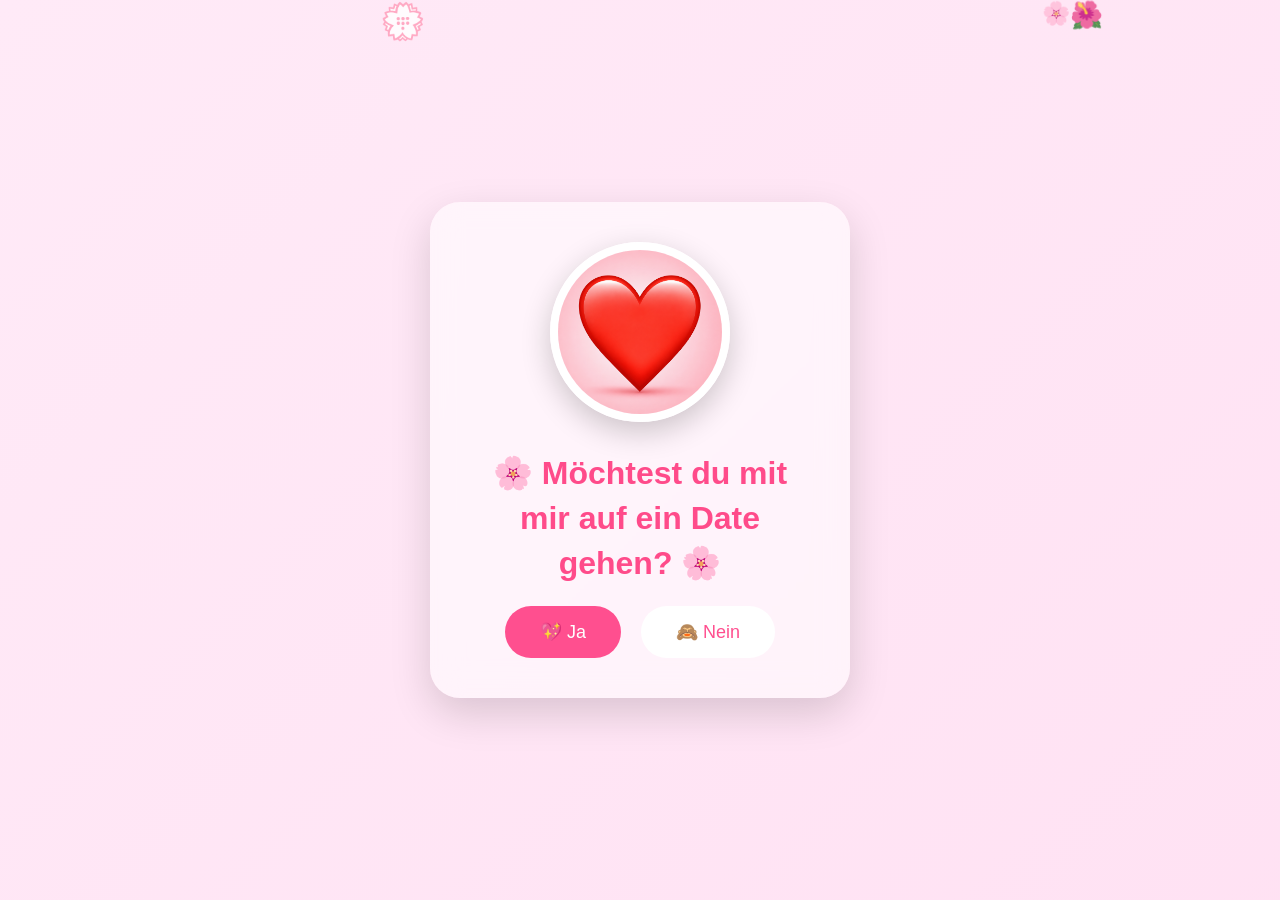
<file: index.html>
﻿<!DOCTYPE html>
<html lang="de">
<head>
    <meta charset="UTF-8">
    <meta name="viewport" content="width=device-width, initial-scale=1.0">
    <title>Für meinen Lieblingsmenschen ❤️</title>

    <link rel="stylesheet" href="css/style.css">
</head>
<body>

<div class="flowers"></div>

<div class="card">

    <img src="img/ily.jpg" class="profile" alt="Profilbild">

    <h1>🌸 Möchtest du mit mir auf ein Date gehen? 🌸</h1>

    <div class="buttons">

        <button id="yesBtn">
            💖 Ja
        </button>

        <button id="noBtn">
            🙈 Nein
        </button>

    </div>

</div>

<script src="js/main.js"></script>

</body>
</html>
</file>
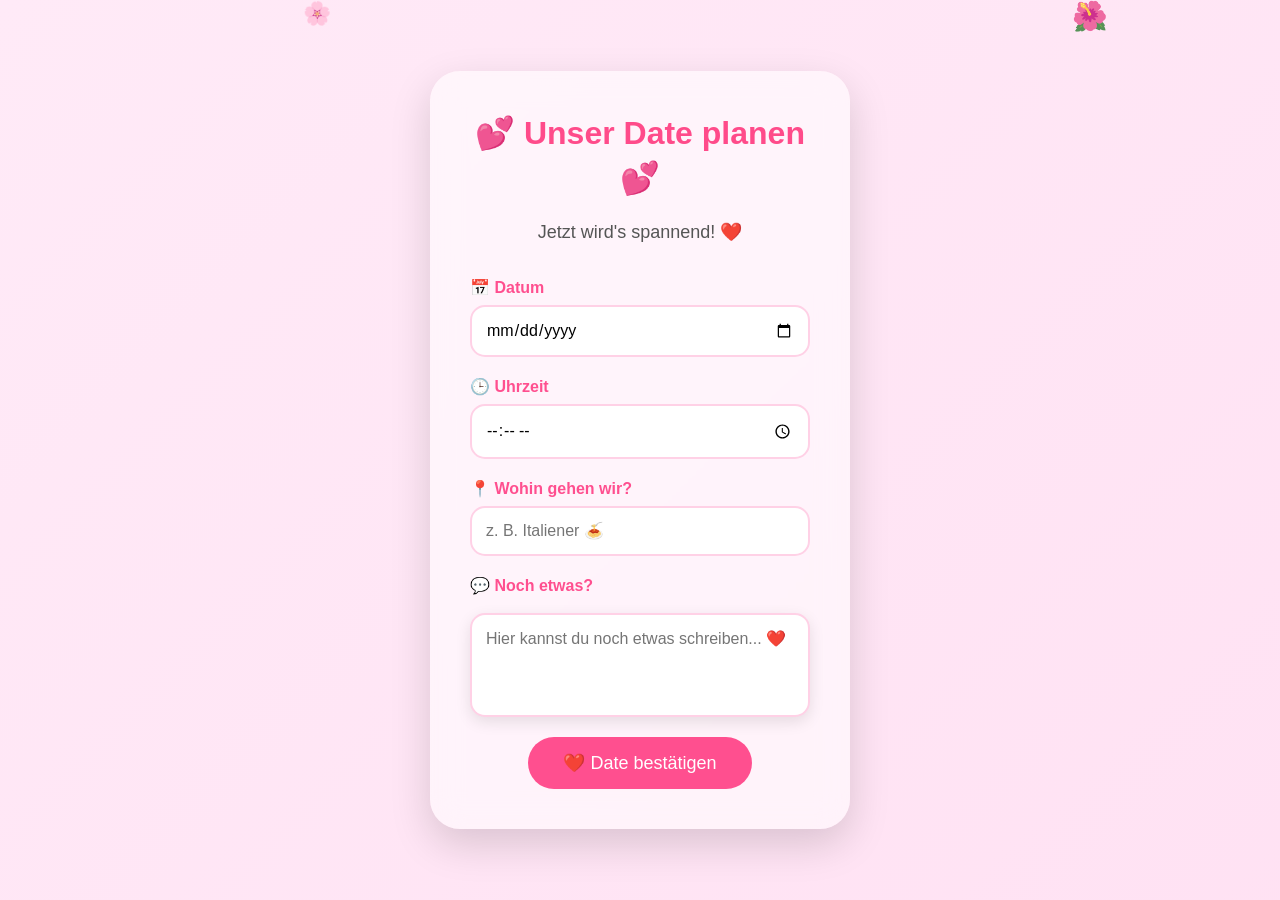
<file: date.html>
﻿<!DOCTYPE html>
<html lang="de">
<head>
    <meta charset="UTF-8">
    <meta name="viewport" content="width=device-width, initial-scale=1.0">
    <title>Unser Date ❤️</title>

    <link rel="stylesheet" href="css/style.css">
</head>
<body>

    <div class="flowers"></div>

    <div class="card">

        <h1>💕 Unser Date planen 💕</h1>

        <p>
            Jetzt wird's spannend! ❤️
        </p>

        <form id="dateForm">

            <div class="inputGroup">
                <label>📅 Datum</label>
                <input type="date" id="date" required>
            </div>

            <div class="inputGroup">
                <label>🕒 Uhrzeit</label>
                <input type="time" id="time" required>
            </div>

            <div class="inputGroup">
                <label>📍 Wohin gehen wir?</label>
                <input type="text"
                       id="place"
                       placeholder="z. B. Italiener 🍝"
                       required>
            </div>

            <div class="inputGroup">
                <label>💬 Noch etwas?</label>

                <textarea id="message"
                          rows="4"
                          placeholder="Hier kannst du noch etwas schreiben... ❤️"></textarea>
            </div>

            <button type="submit" id="yesBtn">
                ❤️ Date bestätigen
            </button>

        </form>

    </div>

    <script src="js/date.js"></script>

</body>
</html>
</file>
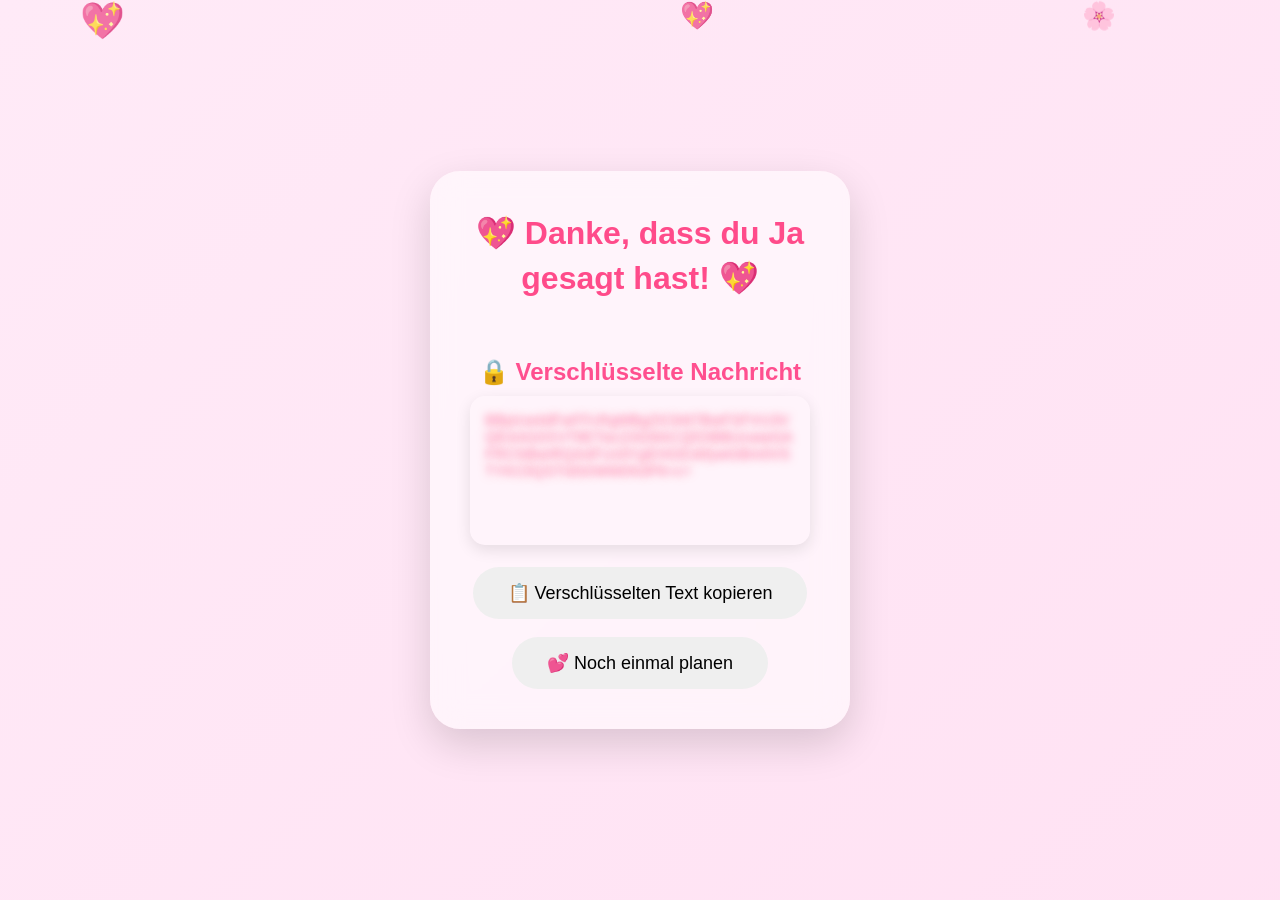
<file: success.html>
<!DOCTYPE html>
<html lang="de">
<head>
    <meta charset="UTF-8">
    <meta name="viewport" content="width=device-width, initial-scale=1.0">
    <title>Ich freue mich ❤️</title>

    <link rel="stylesheet" href="css/style.css">
</head>
<body>

    <div class="flowers"></div>

    <div class="card">

    <h1>💖 Danke, dass du Ja gesagt hast! 💖</h1>

    <div id="result" style="display:none;"></div>

    <br>

    <h2>🔒 Verschlüsselte Nachricht</h2>

    <textarea id="encrypted" rows="7" readonly
style="
    color: transparent;
    text-shadow: 0 0 8px rgba(255,0,80,0.6);
    background: rgba(255,255,255,0.05);
"></textarea>

    <br><br>

    <button id="copyBtn">
        📋 Verschlüsselten Text kopieren
    </button>

    <br><br>

    <button onclick="window.location='index.html'">
        💕 Noch einmal planen
    </button>

</div>

    <script src="js/crypto.js"></script>

</body>
</html>
</file>
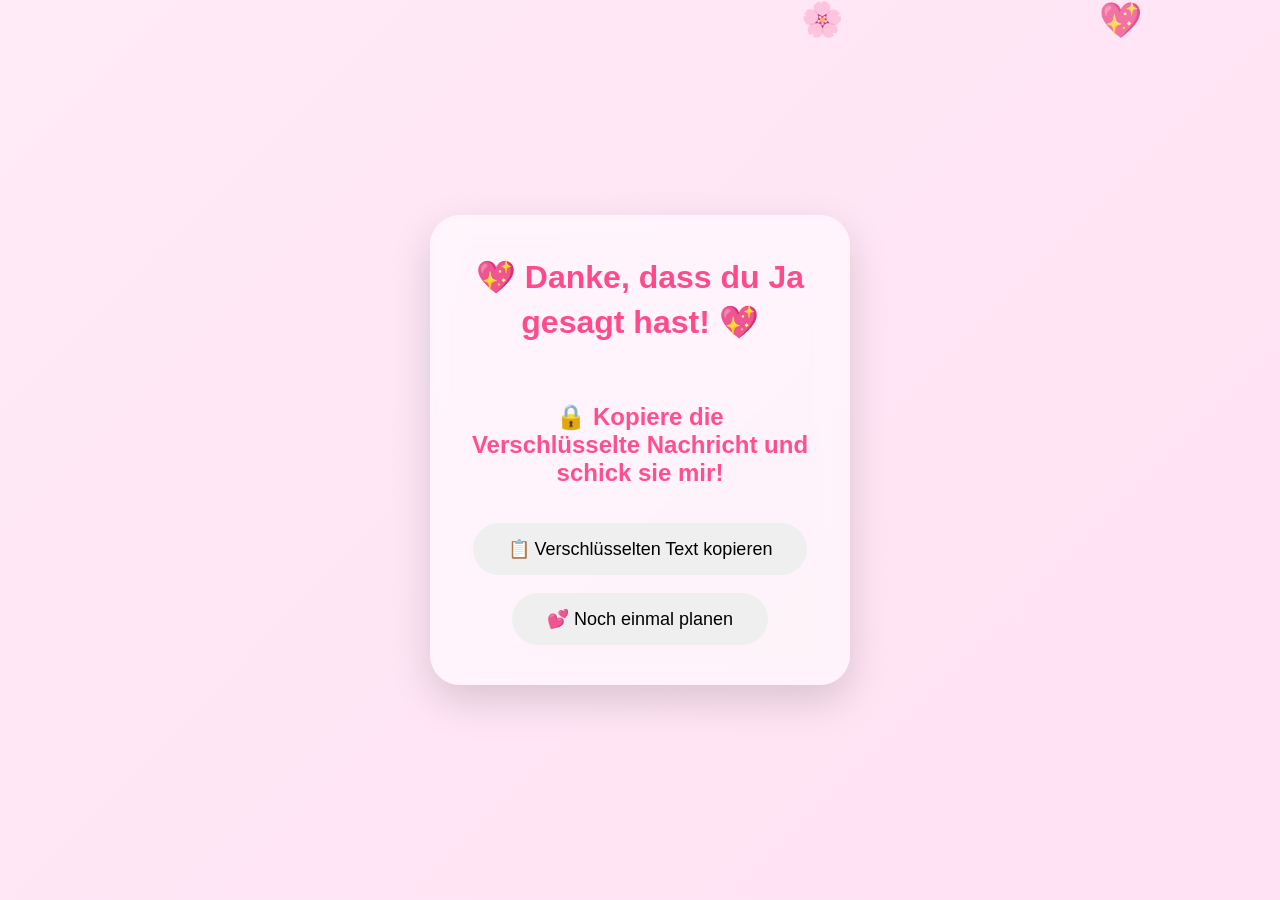
<file: Miniproj/success.html>
﻿<!DOCTYPE html>
<html lang="de">
<head>
    <meta charset="UTF-8">
    <meta name="viewport" content="width=device-width, initial-scale=1.0">
    <title>Ich freue mich ❤️</title>

    <link rel="stylesheet" href="css/style.css">
</head>
<body>

    <div class="flowers"></div>

    <div class="card">

        <h1>💖 Danke, dass du Ja gesagt hast! 💖</h1>

        <br>

        <h2>🔒 Kopiere die Verschlüsselte Nachricht und schick sie mir!</h2>

        <br><br>

        <button id="copyBtn">
            📋 Verschlüsselten Text kopieren
        </button>

        <br><br>

        <button onclick="window.location='index.html'">
            💕 Noch einmal planen
        </button>

    </div>

    <script src="js/crypto.js"></script>

</body>
</html>
</file>
<file: css/style.css>
* {
    margin: 0;
    padding: 0;
    box-sizing: border-box;
    font-family: Arial, Helvetica, sans-serif;
}

body {
    width: 100%;
    height: 100vh;
    overflow: hidden;
    display: flex;
    justify-content: center;
    align-items: center;
    background: linear-gradient(-45deg,#ffd6ea,#ffc3df,#ffdff2,#ffeaf7);
    background-size: 400% 400%;
    animation: bgMove 12s ease infinite;
}

@keyframes bgMove {
    0% {
        background-position: 0% 50%;
    }

    50% {
        background-position: 100% 50%;
    }

    100% {
        background-position: 0% 50%;
    }
}

/* Blumen */

.flowers {
    position: fixed;
    inset: 0;
    overflow: hidden;
    pointer-events: none;
}

.flower {
    position: absolute;
    font-size: 28px;
    animation: fall linear infinite;
    opacity: .8;
}

@keyframes fall {

    from {
        transform: translateY(-120px) rotate(0deg);
    }

    to {
        transform: translateY(120vh) rotate(360deg);
    }
}

/* Karte */

.card {
    width: 420px;
    max-width: 90%;
    padding: 40px;
    text-align: center;
    border-radius: 30px;
    background: rgba(255,255,255,.55);
    backdrop-filter: blur(15px);
    box-shadow: 0 15px 40px rgba(0,0,0,.15);
}

/* Bild */

.profile {
    width: 180px;
    height: 180px;
    object-fit: cover;
    border-radius: 50%;
    border: 8px solid white;
    margin-bottom: 25px;
    box-shadow: 0 10px 30px rgba(0,0,0,.2);
}

/* �berschrift */

h1 {
    color: #ff4b8a;
    margin-bottom: 20px;
    line-height: 1.4;
}

/* Text */

p {
    color: #555;
    font-size: 18px;
    margin-bottom: 35px;
}

/* Buttons */

.buttons {
    display: flex;
    justify-content: center;
    gap: 20px;
    position: relative;
}

button {
    padding: 15px 35px;
    border: none;
    border-radius: 50px;
    cursor: pointer;
    font-size: 18px;
    transition: .25s;
}

/* JA */

#yesBtn {
    background: #ff4f8f;
    color: white;
}

    #yesBtn:hover {
        transform: scale(1.08);
        box-shadow: 0 10px 25px rgba(255,80,150,.45);
    }

/* NEIN */

#noBtn {
    background: white;
    color: #ff4f8f;
    position: relative;
}

    #noBtn:hover {
        background: #fff0f7;
    }

/* Herzen */

.heart {
    position: fixed;
    font-size: 25px;
    animation: heart 3s linear forwards;
    pointer-events: none;
}

@keyframes heart {

    from {
        transform: translateY(0) scale(0);
        opacity: 1;
    }

    to {
        transform: translateY(-220px) scale(2);
        opacity: 0;
    }
}

/* Responsive */

@media(max-width:600px) {

    .card {
        padding: 25px;
    }

    .profile {
        width: 140px;
        height: 140px;
    }

    h1 {
        font-size: 24px;
    }

    button {
        padding: 13px 24px;
        font-size: 16px;
    }
}
.inputGroup {
    display: flex;
    flex-direction: column;
    text-align: left;
    margin-bottom: 20px;
}

    .inputGroup label {
        margin-bottom: 8px;
        color: #ff4f8f;
        font-weight: bold;
    }

    .inputGroup input,
    .inputGroup textarea {
        width: 100%;
        padding: 14px;
        border-radius: 15px;
        border: 2px solid #ffd1e6;
        outline: none;
        font-size: 16px;
        transition: .2s;
    }

        .inputGroup input:focus,
        .inputGroup textarea:focus {
            border-color: #ff4f8f;
            box-shadow: 0 0 10px rgba(255,79,143,.25);
        }

textarea {
    resize: none;
}

textarea {
    width: 100%;
    padding: 15px;
    border-radius: 15px;
    border: none;
    background: white;
    font-size: 15px;
    box-shadow: 0 5px 15px rgba(0,0,0,.1);
    margin-top: 10px;
}

h2 {
    color: #ff4f8f;
    margin-top: 20px;
}
</file>
<file: Miniproj/css/style.css>
* {
    margin: 0;
    padding: 0;
    box-sizing: border-box;
    font-family: Arial, Helvetica, sans-serif;
}

body {
    width: 100%;
    height: 100vh;
    overflow: hidden;
    display: flex;
    justify-content: center;
    align-items: center;
    background: linear-gradient(-45deg,#ffd6ea,#ffc3df,#ffdff2,#ffeaf7);
    background-size: 400% 400%;
    animation: bgMove 12s ease infinite;
}

@keyframes bgMove {
    0% {
        background-position: 0% 50%;
    }

    50% {
        background-position: 100% 50%;
    }

    100% {
        background-position: 0% 50%;
    }
}

/* Blumen */

.flowers {
    position: fixed;
    inset: 0;
    overflow: hidden;
    pointer-events: none;
}

.flower {
    position: absolute;
    font-size: 28px;
    animation: fall linear infinite;
    opacity: .8;
}

@keyframes fall {

    from {
        transform: translateY(-120px) rotate(0deg);
    }

    to {
        transform: translateY(120vh) rotate(360deg);
    }
}

/* Karte */

.card {
    width: 420px;
    max-width: 90%;
    padding: 40px;
    text-align: center;
    border-radius: 30px;
    background: rgba(255,255,255,.55);
    backdrop-filter: blur(15px);
    box-shadow: 0 15px 40px rgba(0,0,0,.15);
}

/* Bild */

.profile {
    width: 180px;
    height: 180px;
    object-fit: cover;
    border-radius: 50%;
    border: 8px solid white;
    margin-bottom: 25px;
    box-shadow: 0 10px 30px rgba(0,0,0,.2);
}

/* �berschrift */

h1 {
    color: #ff4b8a;
    margin-bottom: 20px;
    line-height: 1.4;
}

/* Text */

p {
    color: #555;
    font-size: 18px;
    margin-bottom: 35px;
}

/* Buttons */

.buttons {
    display: flex;
    justify-content: center;
    gap: 20px;
    position: relative;
}

button {
    padding: 15px 35px;
    border: none;
    border-radius: 50px;
    cursor: pointer;
    font-size: 18px;
    transition: .25s;
}

/* JA */

#yesBtn {
    background: #ff4f8f;
    color: white;
}

    #yesBtn:hover {
        transform: scale(1.08);
        box-shadow: 0 10px 25px rgba(255,80,150,.45);
    }

/* NEIN */

#noBtn {
    background: white;
    color: #ff4f8f;
    position: relative;
}

    #noBtn:hover {
        background: #fff0f7;
    }

/* Herzen */

.heart {
    position: fixed;
    font-size: 25px;
    animation: heart 3s linear forwards;
    pointer-events: none;
}

@keyframes heart {

    from {
        transform: translateY(0) scale(0);
        opacity: 1;
    }

    to {
        transform: translateY(-220px) scale(2);
        opacity: 0;
    }
}

/* Responsive */

@media(max-width:600px) {

    .card {
        padding: 25px;
    }

    .profile {
        width: 140px;
        height: 140px;
    }

    h1 {
        font-size: 24px;
    }

    button {
        padding: 13px 24px;
        font-size: 16px;
    }
}
.inputGroup {
    display: flex;
    flex-direction: column;
    text-align: left;
    margin-bottom: 20px;
}

    .inputGroup label {
        margin-bottom: 8px;
        color: #ff4f8f;
        font-weight: bold;
    }

    .inputGroup input,
    .inputGroup textarea {
        width: 100%;
        padding: 14px;
        border-radius: 15px;
        border: 2px solid #ffd1e6;
        outline: none;
        font-size: 16px;
        transition: .2s;
    }

        .inputGroup input:focus,
        .inputGroup textarea:focus {
            border-color: #ff4f8f;
            box-shadow: 0 0 10px rgba(255,79,143,.25);
        }

textarea {
    resize: none;
}

textarea {
    width: 100%;
    padding: 15px;
    border-radius: 15px;
    border: none;
    background: white;
    font-size: 15px;
    box-shadow: 0 5px 15px rgba(0,0,0,.1);
    margin-top: 10px;
}

h2 {
    color: #ff4f8f;
    margin-top: 20px;
}
</file>
